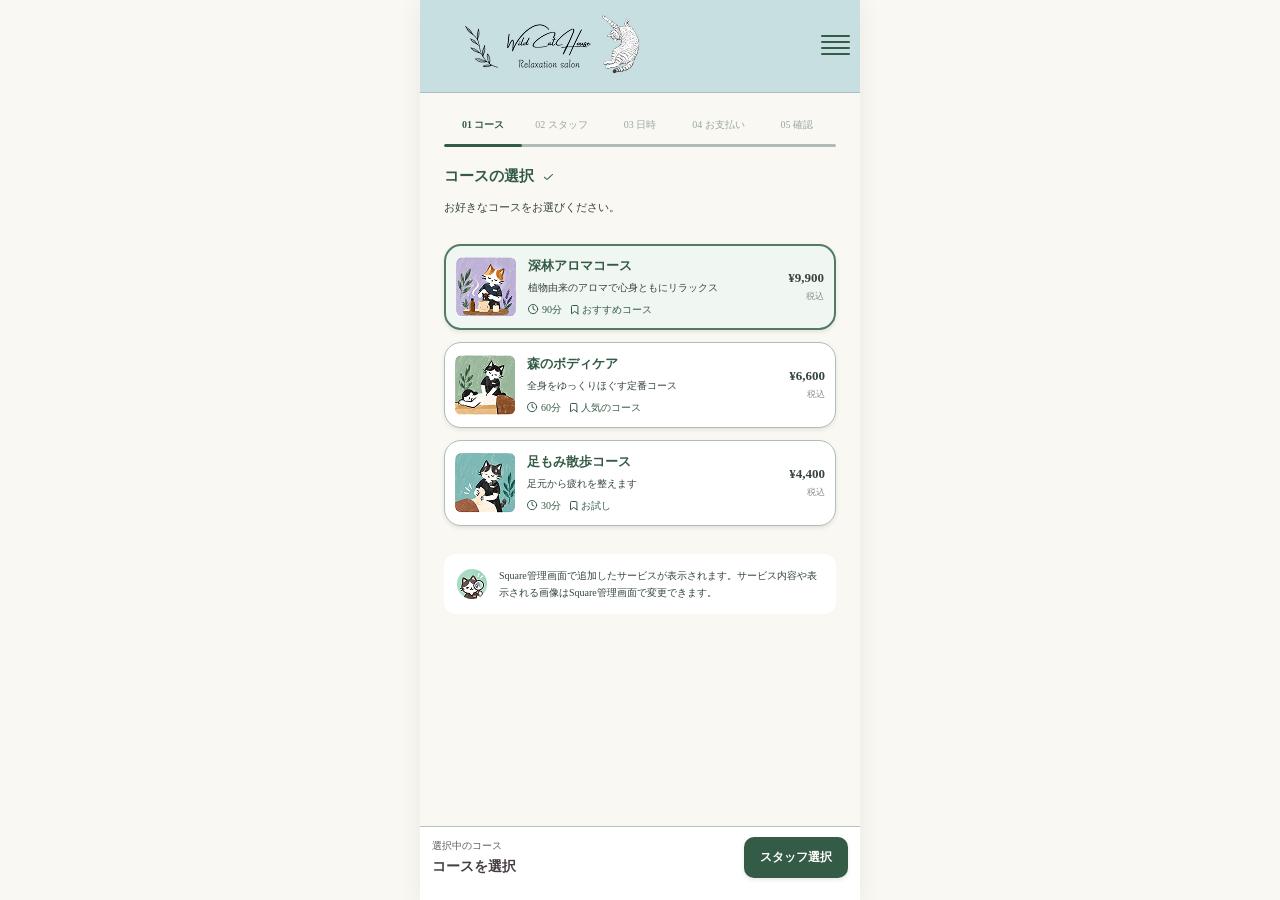
<file: index.html>
<!DOCTYPE html>
<html lang="ja">
<head>
<meta charset="UTF-8">
<meta name="viewport" content="width=device-width, initial-scale=1">
<title>Wild Cat House</title>
<link rel="stylesheet" href="css/base.css">
<link rel="stylesheet" href="css/layout.css">
<link rel="stylesheet" href="css/components.css">
<link rel="stylesheet" href="css/progress.css">
<link rel="stylesheet" href="css/service.css">
<link rel="stylesheet" href="css/calendar.css">
<link rel="stylesheet" href="css/payment.css">
<link rel="stylesheet" href="css/modal.css">
<link rel="stylesheet" href="css/toast.css">
</head>

<body>
<div class="app">

  <header class="header">
    <div class="brand">
      <img src="img/title.png" alt="Wild Cat House">
      <!--
      <span class="brand-mark">❧</span>
      <div>
        <div class="brand-name">Wild Cat House</div>
        <div class="brand-sub">Relaxation salon</div>
      </div>
      <span class="brand-mark">♧</span>
      -->
    </div>

    <button
      class="menu-button"
      id="menu-button"
      aria-label="メニュー"
      type="button"
    >
      <img src="img/menu.svg" alt="☰">
    </button>

  </header>

  <nav class="progress" id="progress">

    <!-- ステップ表示 -->
    <div class="progress-steps">

      <div class="progress-step active">
        01 コース
      </div>

      <div class="progress-step">
        02 スタッフ
      </div>

      <div class="progress-step">
        03 日時
      </div>

      <div class="progress-step">
        04 お支払い
      </div>

      <div class="progress-step">
        05 確認
      </div>

    </div>

    <!-- 進捗ライン -->
    <div class="progress-track">
      <div class="progress-fill" id="progress-fill"></div>
    </div>

  </nav>

  <!-- 01 コース選択 -->
  <section class="screen active" id="screen-course">
    <main class="content">
      <h2>コースの選択 <span class="check"><img src="img/check.png" alt="✔️"></span></h2>
      <p class="description">お好きなコースをお選びください。</p>

      <div class="course-list">
        <button class="course-card selected" data-course="深林アロマコース"
          data-price="9900" data-duration="90分">
          <div class="course-image"><img src="img/course_aloma.png" alt="深林アロマコース"></div>
          <div class="course-info">
            <div class="course-name">深林アロマコース</div>
            <div class="course-detail">植物由来のアロマで心身ともにリラックス</div>
            <div class="course-meta">
              <span class="meta-item"><img src="img/clock.svg" alt="時計" class="meta-icon">90分</span>
              <span class="meta-item"><img src="img/ribbon.svg" alt="リボン" class="meta-icon">おすすめコース</span>
            </div>
          </div>
          <div class="course-price">¥9,900<div class="tax">税込</div></div>
        </button>

        <button class="course-card" data-course="森のボディケア"
          data-price="6600" data-duration="60分">
          <div class="course-image"><img src="img/course_body.png" alt="森のボディケア"></div>
          <div class="course-info">
            <div class="course-name">森のボディケア</div>
            <div class="course-detail">全身をゆっくりほぐす定番コース</div>
            <div class="course-meta">
              <span class="meta-item"><img src="img/clock.svg" alt="時計" class="meta-icon">60分</span>
              <span class="meta-item"><img src="img/ribbon.svg" alt="リボン" class="meta-icon">人気のコース</span>
            </div>
          </div>
          <div class="course-price">¥6,600<div class="tax">税込</div></div>
        </button>

        <button class="course-card" data-course="足もみ散歩コース"
          data-price="4400" data-duration="30分">
          <div class="course-image"><img src="img/course_foot.png" alt="足もみ散歩コース"></div>
          <div class="course-info">
            <div class="course-name">足もみ散歩コース</div>
            <div class="course-detail">足元から疲れを整えます</div>
            <div class="course-meta">
              <span class="meta-item"><img src="img/clock.svg" alt="時計" class="meta-icon">30分</span>
              <span class="meta-item"><img src="img/ribbon.svg" alt="リボン" class="meta-icon">お試し</span>
            </div>
          </div>
          <div class="course-price">¥4,400<div class="tax">税込</div></div>
        </button>
      </div>

      <div class="note">
        <span class="note-icon"><img src="img/topics.png" alt="トピックス"></span>
        <span>Square管理画面で追加したサービスが表示されます。サービス内容や表示される画像はSquare管理画面で変更できます。</span>
      </div>
    </main>
  </section>

  <!-- 02 スタッフ選択 -->
  <section class="screen" id="screen-staff">
    <main class="content">
      <h2>スタッフの選択 <span class="check"><img src="img/check.png" alt="✔️"></span></h2>
      <p class="description">担当するスタッフをお選びください。</p>

      <div class="staff-list">
        <button class="staff-card selected" data-staff="ハチワレ">
          <span class="staff-avatar"><img src="img/staff_hachi.png" alt="ハチワレ"></span>
          <span>
            <div class="staff-caption">整体セラピスト　勤続3年以上</div>
            <div class="staff-name">ハチワレ</div>
          </span>
        </button>

        <button class="staff-card" data-staff="サバトラ">
          <span class="staff-avatar"><img src="img/staff_saba.png" alt="サバトラ"></span>
          <span>
            <div class="staff-caption">整体セラピスト　勤続１年未満</div>
            <div class="staff-name">サバトラ</div>
          </span>
        </button>

        <button class="staff-card" data-staff="指名なし">
          <span style="width:54px"></span>
          <span class="staff-name">指名しない</span>
        </button>
      </div>

      <div class="note">
        <span class="note-icon"><img src="img/topics.png" alt="トピックス"></span>
        <span>選択したサービスに対応できるスタッフが表示されます。対応スタッフはSquare管理画面の「サービス」から割り当てることができます。</span>
      </div>
    </main>
  </section>

  <!-- 03 日時選択 -->
  <section class="screen" id="screen-date">
    <main class="content">
      <h2>日時の選択 <span class="check"><img src="img/check.png" alt="✔️"></span></h2>
      <p class="description">カレンダーの空き状況を確認して、ご希望の日時をお選びください。</p>

      <div class="calendar">
        <div class="calendar-head">
          <strong id="month-label">2026年10月</strong>
          <div class="month-buttons">
            <button id="prev-month">‹</button>
            <button id="next-month">›</button>
          </div>
        </div>
        <div class="calendar-grid" id="calendar-grid"></div>
        <div class="calendar-legend">
          <span>○ 空きあり</span>
          <span>△ 残りわずか</span>
          <span>× 空きなし</span>
          <span>ー 定休日</span>
        </div>
      </div>

      <div class="slot-area">

        <div class="slot-heading">
          <div class="slot-title" id="slot-date">
            日付を選択してください
          </div>
          <div class="reservation-note">
            予約枠を確保します
          </div>
        </div>

        <!-- 初期状態の案内 -->
        <div class="slot-guide" id="slot-guide">
          カレンダーの日付を選ぶと、予約できる時間が表示されます。
        </div>

        <!-- 空き時間 -->
        <div class="slots" id="slots" hidden></div>

      </div>
      
    </main>
  </section>

  <!-- 04 お支払い -->
  <section class="screen" id="screen-payment">
    <main class="content">
      <h2>お支払い方法の選択 <span class="check"><img src="img/check.png" alt="✔️"></span></h2>
      <p class="description">ご希望のお支払い方法をお選びください。</p>

      <div class="payment-list">
        <button class="payment-card selected" data-payment="店舗">
          <span class="payment-icon"><img src="img/payment_shop.png" alt="店舗"></span>
          <span class="payment-info">
            <div class="payment-name">お店でお支払い</div>
            <div class="payment-detail">ご来店時にお支払いいただけます。</div>
          </span>
          <span class="radio"></span>
        </button>

        <button class="payment-card" data-payment="オンライン決済">
          <span class="payment-icon"><img src="img/payment_online.png" alt="オンライン"></span>
          <span class="payment-info">
            <div class="payment-name">オンラインでお支払い</div>
            <div class="payment-detail">クレジットカードで事前決済。</div>
          </span>
          <span class="radio"></span>
        </button>
      </div>

      <!-- カード決済フォーム -->
      <div class="card-payment-panel" id="card-payment-panel" hidden>

        <h3 class="card-payment-title">
          カード決済
          <span class="lock-icon"><img src="img/lock.svg" alt="🔒"></span>
        </h3>

        <div class="card-form">
          <!-- Square Web Payments SDKの入力フォーム -->
          <div id="card-container"></div>

          <div class="card-message">
            <span class="info-icon">ⓘ</span>
            <span id="card-message">カード番号を入力してください。</span>
          </div>
        </div>

        <p class="card-note">
          ここには実際のカード番号を入力しないでください。
        </p>

      </div>

    </main>
  </section>

  <!-- 05 確認 -->
  <section class="screen" id="screen-confirm">
    <main class="content">
      <h2>ご予約内容の確認 <span class="check"><img src="img/check.png" alt="✔️"></span></h2>
      <p class="description">内容にお間違いないかご確認ください。</p>

      <div class="confirm-card">
        <div class="confirm-row">
          <span class="confirm-label">コース</span>
          <span class="confirm-value" id="confirm-course">深林アロマコース</span>
        </div>
        <div class="confirm-row">
          <span class="confirm-label">所要時間</span>
          <span class="confirm-value" id="confirm-duration">90分</span>
        </div>
        <div class="confirm-row">
          <span class="confirm-label">ご予約日時</span>
          <span class="confirm-value" id="confirm-date">2026年10月25日（日）<br>11:00〜</span>
        </div>
        <div class="confirm-row">
          <span class="confirm-label">担当スタッフ</span>
          <span class="confirm-value" id="confirm-staff">ハチワレ</span>
        </div>
        <div class="confirm-row">
          <span class="confirm-label">お支払い方法</span>
          <span class="confirm-value" id="confirm-payment">店舗</span>
        </div>
        <div class="confirm-row">
          <span class="confirm-label">金額</span>
          <span class="confirm-value confirm-price" id="confirm-price">¥9,900</span>
        </div>
      </div>
    </main>
  </section>

  <!-- 06 完了 -->
  <section class="screen" id="screen-complete">
    <main class="complete">
      <h2>予約が完了しました。</h2>
      <div class="complete-check"><img src="img/check_ok.png" alt="✔️"></div>
      <div class="door"><img src="img/door.png" alt="ドア"></div>
      <p class="complete-message">ご来店をスタッフ一同お待ちしております。</p>
      <button class="restart" id="restart">最初に戻る</button>
    </main>
  </section>

  <!-- 下部固定バー -->
  <footer class="footer" id="footer">
    <div class="footer-inner">
      <div class="footer-summary">
        <div class="footer-caption" id="footer-caption">選択中のコース</div>
        <div class="footer-value" id="footer-value">コースを選択</div>
      </div>
      <button class="footer-button" id="back-button" hidden>戻る</button>
      <button class="footer-button primary" id="next-button">スタッフ選択</button>
    </div>
    <div class="home-indicator"></div>
  </footer>

</div>

<!-- メニューモーダル -->
<div class="modal-overlay" id="menu-modal">

  <div class="modal">

    <div class="modal-header">
      <img src="img/user.png" alt="ユーザー画像">
      <strong>ユーザー名</strong>
      <button class="modal-close" data-close>×</button>
    </div>

    <div class="modal-content">

      <h3 class="heading-with-leaf">
        <img src="img/heading-leaf-left.svg" alt="装飾" class="leaf-icon">
        メニュー
        <img src="img/heading-leaf-right.svg" alt="装飾" class="leaf-icon">
      </h3>

      <div class="menu-links">
        <button id="profile-button">
          プロフィールの確認・変更
        </button>

        <button id="bookings-button">
          予約の確認・変更
        </button>
      </div>

      <button class="modal-button secondary" data-close>
        閉じる
      </button>

    </div>

  </div>
</div>

<!-- プロフィールモーダル -->
<div class="modal-overlay" id="profile-modal">

  <div class="modal">

    <div class="modal-header">
      <img src="img/user.png" alt="ユーザー画像">
      <strong>ユーザー名</strong>
      <button class="modal-close" data-close>×</button>
    </div>

    <div class="modal-content">

      <h3 class="heading-with-leaf">
        <img src="img/heading-leaf-left.svg" alt="装飾" class="leaf-icon">
        プロフィール
        <img src="img/heading-leaf-right.svg" alt="装飾" class="leaf-icon">
      </h3>

      <div class="profile-form">

        <div class="profile-row">
          <label for="profile-family">姓</label>
          <input id="profile-family" type="text">
          <label for="profile-given">名</label>
          <input id="profile-given" type="text">
        </div>

        <div class="profile-row">
          <label for="profile-phone">Tel</label>
          <input id="profile-phone" type="tel">
        </div>

        <div class="profile-row">
          <label for="profile-email">Mail</label>
          <input id="profile-email" type="email">
        </div>

      </div>

      <div class="modal-actions">
        <button class="modal-button primary" id="profile-save">
          保存
        </button>

        <button class="modal-button secondary" data-close>
          閉じる
        </button>
      </div>

      <div class="note profile-note">
        <span class="note-icon"><img src="img/topics.png" alt="トピックス"></span>
        <span>LINE IDを使用してユーザーを識別している為、
        プロフィールをご登録されなくてもご予約・お支払いが可能です。</span>
      </div>

    </div>

  </div>
</div>

<!-- 予約一覧モーダル -->
<div class="modal-overlay" id="bookings-modal">

  <div class="modal">

    <div class="modal-header">
      <img src="img/user.png" alt="ユーザー画像">
      <strong>ユーザー名</strong>
      <button class="modal-close" data-close>×</button>
    </div>

    <div class="modal-content">

      <h3 class="heading-with-leaf">
        <img src="img/heading-leaf-left.svg" alt="装飾" class="leaf-icon">
        予約の確認・変更
        <img src="img/heading-leaf-right.svg" alt="装飾" class="leaf-icon">
      </h3>

      <div class="booking-list">

        <button class="booking-card" data-booking="0">
          <div class="booking-date">○/○（日）10:00</div>
          <div class="booking-info">
            <strong>深林アロマコース</strong>
            <span>90分 / ¥9,900</span>
          </div>
        </button>

        <button class="booking-card" data-booking="1">
          <div class="booking-date">○/○（日）17:00</div>
          <div class="booking-info">
            <strong>森のボディケア</strong>
            <span>60分 / ¥6,600</span>
          </div>
        </button>

      </div>

      <button class="modal-button secondary" data-close>
        閉じる
      </button>

    </div>

  </div>
</div>

<!-- 予約詳細モーダル -->
<div class="modal-overlay" id="booking-detail-modal">

  <div class="modal">

    <div class="modal-header">
      <img src="img/user.png" alt="ユーザー画像">
      <strong>ユーザー名</strong>
      <button class="modal-close" data-close>×</button>
    </div>

    <div class="modal-content">

      <h3 class="heading-with-leaf">
        <img src="img/heading-leaf-left.svg" alt="装飾" class="leaf-icon">
        予約の詳細
        <img src="img/heading-leaf-right.svg" alt="装飾" class="leaf-icon">
      </h3>

      <div class="booking-detail">

        <div class="detail-row">
          <span>コース</span>
          <strong id="detail-course">深林アロマコース</strong>
        </div>

        <div class="detail-row">
          <span>所要時間</span>
          <strong id="detail-duration">90分</strong>
        </div>

        <div class="detail-row">
          <span>予約日時</span>
          <strong id="detail-date">2026年10月31日（土）10:00〜</strong>
        </div>

        <div class="detail-row">
          <span>担当スタッフ</span>
          <strong id="detail-staff">ハチワレ</strong>
        </div>

        <div class="detail-row">
          <span>支払い方法</span>
          <strong id="detail-payment">オンライン決済</strong>
        </div>

        <div class="detail-row">
          <span>金額</span>
          <strong id="detail-price">¥9,900</strong>
        </div>

        <div class="detail-actions">
          <button id="booking-change">
            予約の変更
          </button>

          <button id="booking-cancel">
            予約のキャンセル
          </button>
        </div>

      </div>

      <button class="modal-button secondary" data-close>
        閉じる
      </button>

    </div>

  </div>
</div>

<!-- トースト通知 -->
<div class="toast" id="toast" role="status" aria-live="polite"></div>

<script type="module" src="./js/app.js"></script>

</body>
</html>
</file>
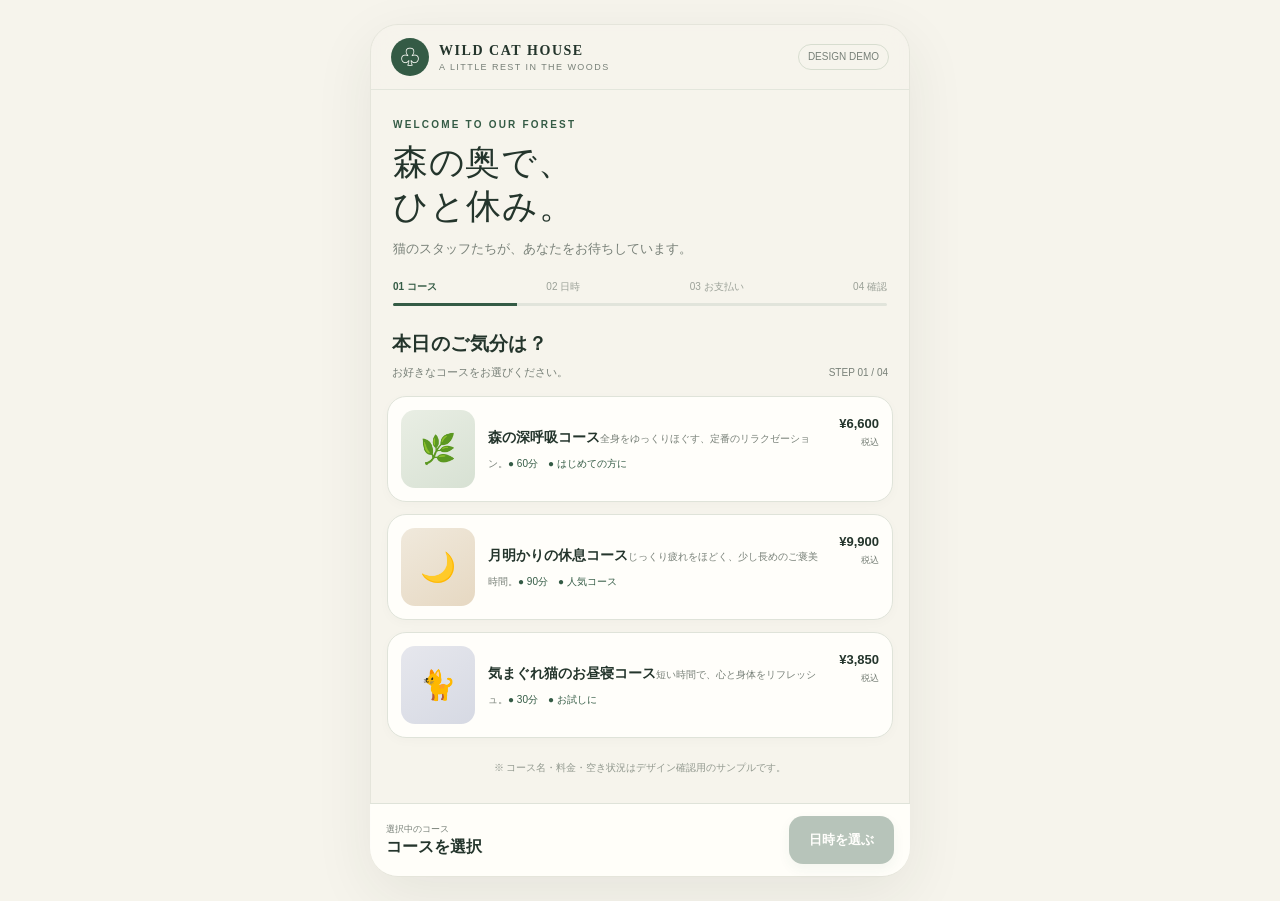
<file: wild_cat_house_design_demo.html>
<!doctype html>
<html lang="ja">
<head>
<meta charset="utf-8">
<meta name="viewport" content="width=device-width, initial-scale=1, viewport-fit=cover">
<meta name="theme-color" content="#f6f4ec">
<title>WILD CAT HOUSE | 予約デザインプロトタイプ</title>
<style>
  :root {
    --paper: #f6f4ec;
    --card: #fffefa;
    --ink: #24352c;
    --muted: #788078;
    --green: #345b45;
    --green-dark: #254333;
    --sage: #e2e9df;
    --line: #dfe3d9;
    --gold: #c49a57;
    --danger: #a65a4e;
    --shadow: 0 12px 32px rgba(36, 53, 44, .08);
    --radius: 22px;
  }
  * { box-sizing: border-box; }
  html { background: var(--paper); scroll-behavior: smooth; }
  body {
    margin: 0; color: var(--ink); background: var(--paper);
    font-family: -apple-system, BlinkMacSystemFont, "Hiragino Kaku Gothic ProN",
      "Yu Gothic", Meiryo, sans-serif;
    line-height: 1.6; -webkit-font-smoothing: antialiased;
  }
  button { font: inherit; cursor: pointer; }
  button:focus-visible { outline: 3px solid #c49a57; outline-offset: 3px; }
  .app { max-width: 540px; min-height: 100dvh; margin: 0 auto; padding-bottom: 100px; }
  .topbar {
    position: sticky; top: 0; z-index: 5; display: flex; align-items: center;
    justify-content: space-between; padding: 13px 20px;
    background: rgba(246,244,236,.92); backdrop-filter: blur(14px);
    border-bottom: 1px solid rgba(223,227,217,.8);
  }
  .brand { display: flex; gap: 10px; align-items: center; }
  .brand-mark {
    display: grid; place-items: center; width: 38px; height: 38px; border-radius: 50%;
    background: var(--green); color: #fffefa; font-size: 20px;
  }
  .brand-name { font-family: Georgia, "Times New Roman", serif; font-size: 14px; letter-spacing: .11em; font-weight: 700; }
  .brand-caption { display: block; font-size: 9px; color: var(--muted); letter-spacing: .16em; margin-top: -3px; }
  .demo-badge { border: 1px solid #d7ddcf; border-radius: 99px; padding: 4px 9px; color: var(--muted); font-size: 10px; }
  .hero { padding: 27px 22px 20px; }
  .eyebrow { color: var(--green); font-size: 10px; font-weight: 700; letter-spacing: .22em; text-transform: uppercase; }
  h1, h2, h3, p { margin-top: 0; }
  h1 { margin: 8px 0 10px; font-family: Georgia, "Yu Mincho", serif; font-weight: 500; font-size: clamp(27px, 7vw, 35px); line-height: 1.25; letter-spacing: .02em; }
  .hero p { color: var(--muted); font-size: 13px; margin-bottom: 0; }
  .progress-wrap { padding: 0 22px 23px; }
  .progress-labels { display: flex; justify-content: space-between; font-size: 10px; color: #9ba198; margin-bottom: 8px; }
  .progress-labels .active { color: var(--green); font-weight: 700; }
  .progress-track { height: 3px; background: #e1e4db; border-radius: 9px; overflow: hidden; }
  .progress-fill { width: 25%; height: 100%; background: var(--green); transition: width .45s cubic-bezier(.2,.8,.2,1); }
  main { padding: 0 16px; }
  .screen { display: none; animation: enter .38s cubic-bezier(.2,.8,.2,1) both; }
  .screen.active { display: block; }
  @keyframes enter { from { opacity: 0; transform: translateY(10px); } to { opacity: 1; transform: translateY(0); } }
  .section-heading { display: flex; justify-content: space-between; align-items: end; gap: 10px; margin: 0 5px 15px; }
  .section-heading h2 { font-size: 19px; margin: 0; font-weight: 650; letter-spacing: .02em; }
  .section-heading p { font-size: 11px; color: var(--muted); margin: 4px 0 0; }
  .tiny-note { font-size: 10px; color: var(--muted); white-space: nowrap; }
  .service-list { display: grid; gap: 12px; }
  .service-card {
    position: relative; display: grid; grid-template-columns: 74px minmax(0,1fr) auto;
    align-items: center; gap: 13px; width: 100%; text-align: left; padding: 13px;
    background: var(--card); border: 1px solid var(--line); border-radius: 19px;
    color: inherit; box-shadow: 0 3px 12px rgba(36,53,44,.025);
    transition: border-color .22s, transform .22s, box-shadow .22s, background .22s;
  }
  .service-card:hover { transform: translateY(-2px); box-shadow: var(--shadow); }
  .service-card.selected { border: 1.5px solid var(--green); background: #f9fbf6; box-shadow: 0 0 0 3px rgba(52,91,69,.08); }
  .service-art { display: grid; place-items: center; height: 78px; border-radius: 14px; font-size: 29px; background: linear-gradient(145deg,#e9eee4,#d7e1d3); }
  .service-card:nth-child(2) .service-art { background: linear-gradient(145deg,#f0e9dc,#e6d8c2); }
  .service-card:nth-child(3) .service-art { background: linear-gradient(145deg,#e6e7ed,#d6d9e3); }
  .service-name { font-size: 14px; font-weight: 700; margin-bottom: 3px; }
  .service-desc { font-size: 10px; color: var(--muted); line-height: 1.55; }
  .service-meta { margin-top: 7px; font-size: 10px; color: var(--green); }
  .service-price { align-self: start; white-space: nowrap; font-weight: 700; font-size: 13px; margin-top: 4px; }
  .service-price small { display: block; text-align: right; font-size: 9px; color: var(--muted); font-weight: 400; }
  .checkmark { position: absolute; right: 10px; bottom: 10px; display: none; color: var(--green); font-size: 13px; }
  .selected .checkmark { display: block; }
  .panel { background: var(--card); border: 1px solid var(--line); border-radius: var(--radius); padding: 17px; }
  .summary-row { display: flex; justify-content: space-between; gap: 12px; padding: 7px 0; font-size: 12px; }
  .summary-row + .summary-row { border-top: 1px solid #eef0e9; }
  .summary-row span:first-child { color: var(--muted); }
  .summary-row strong { text-align: right; font-weight: 650; }
  .calendar-head { display: flex; align-items: center; justify-content: space-between; margin-bottom: 15px; }
  .calendar-head strong { font-size: 16px; }
  .month-nav { display: flex; gap: 7px; }
  .icon-btn { display: grid; place-items: center; width: 34px; height: 34px; border: 1px solid var(--line); border-radius: 50%; color: var(--green); background: white; font-size: 17px; }
  .calendar-grid { display: grid; grid-template-columns: repeat(7,minmax(0,1fr)); gap: 4px; }
  .weekday { text-align: center; font-size: 10px; color: var(--muted); padding: 5px 0 8px; }
  .day {
    position: relative; display: flex; flex-direction: column; align-items: center; justify-content: center;
    min-height: 47px; border: 1px solid transparent; border-radius: 12px; background: transparent;
    color: var(--ink); font-size: 12px; padding: 3px 0; transition: .2s;
  }
  .day .availability { font-size: 9px; line-height: 1.1; margin-top: 2px; color: var(--green); }
  .day:not(:disabled):hover { background: #e9eee4; }
  .day.selected { background: var(--green); color: white; }
  .day.selected .availability { color: #e5eddf; }
  .day:disabled { color: #c5c9c0; cursor: default; }
  .day.closed { background: #ecece6; color: #b8bdb3; }
  .day.closed .availability { color: #b8bdb3; }
  .calendar-legend { display: flex; flex-wrap: wrap; gap: 12px; margin-top: 12px; color: var(--muted); font-size: 10px; }
  .legend-dot { display: inline-block; margin-right: 4px; font-weight: 700; }
  .slots-wrap { margin-top: 19px; }
  .slots-title { display: flex; justify-content: space-between; align-items: center; font-size: 13px; font-weight: 700; margin: 0 2px 10px; }
  .slots { display: grid; grid-template-columns: repeat(3,minmax(0,1fr)); gap: 8px; }
  .slot { padding: 10px 4px; background: var(--card); border: 1px solid var(--line); border-radius: 12px; font-size: 12px; color: var(--ink); transition: .2s; }
  .slot.selected { background: var(--sage); border-color: var(--green); color: var(--green-dark); font-weight: 700; box-shadow: inset 0 0 0 1px var(--green); }
  .slot:disabled { opacity: .35; cursor: not-allowed; text-decoration: line-through; }
  .staff-options, .payment-options { display: grid; gap: 9px; }
  .choice {
    display: flex; align-items: center; gap: 12px; text-align: left; width: 100%;
    padding: 13px; border-radius: 15px; border: 1px solid var(--line); background: var(--card); color: var(--ink);
    transition: .2s;
  }
  .choice.selected { border-color: var(--green); background: #f5f8f1; box-shadow: inset 0 0 0 1px var(--green); }
  .choice-icon { display: grid; place-items: center; width: 42px; height: 42px; border-radius: 50%; background: var(--sage); font-size: 20px; flex-shrink: 0; }
  .choice-copy { flex: 1; }
  .choice-copy strong { display: block; font-size: 13px; }
  .choice-copy small { display: block; color: var(--muted); font-size: 10px; margin-top: 2px; }
  .radio-dot { width: 18px; height: 18px; border: 1px solid #b8c2b4; border-radius: 50%; flex-shrink: 0; }
  .choice.selected .radio-dot { border: 5px solid var(--green); }
  .info-box { margin-top: 14px; padding: 12px 13px; border-radius: 13px; background: #f0f1e9; color: #626d61; font-size: 10px; }
  .field-label { display: block; font-size: 11px; color: var(--muted); margin: 14px 0 6px; }
  .field { width: 100%; padding: 12px 13px; border: 1px solid var(--line); border-radius: 12px; background: white; color: var(--ink); font: inherit; font-size: 13px; }
  .fake-card { border: 1px dashed #b9c6b5; border-radius: 14px; padding: 17px; text-align: center; color: var(--muted); font-size: 11px; background: #f8f9f4; }
  .fake-card strong { display: block; color: var(--green); font-size: 12px; margin-bottom: 4px; }
  .review-title { font-size: 13px; font-weight: 700; margin: 18px 0 8px; }
  .bottom-bar {
    position: fixed; z-index: 10; bottom: 0; left: 50%; transform: translateX(-50%);
    width: min(100%,540px); padding: 12px 16px calc(12px + env(safe-area-inset-bottom));
    background: rgba(255,254,250,.94); backdrop-filter: blur(16px); border-top: 1px solid var(--line);
  }
  .bottom-inner { display: flex; align-items: center; gap: 12px; }
  .bottom-summary { min-width: 0; flex: 1; }
  .bottom-summary small { display: block; font-size: 9px; color: var(--muted); }
  .bottom-summary strong { display: block; font-size: 16px; line-height: 1.35; }
  .primary, .secondary {
    min-height: 48px; border-radius: 14px; border: 0; padding: 0 20px; font-size: 13px; font-weight: 700;
    transition: transform .18s, background .18s, opacity .18s;
  }
  .primary { background: var(--green); color: white; box-shadow: 0 5px 13px rgba(52,91,69,.16); }
  .primary:hover { background: var(--green-dark); transform: translateY(-1px); }
  .primary:disabled { opacity: .35; cursor: not-allowed; transform: none; }
  .secondary { background: #eef0e8; color: var(--green); }
  .bottom-actions { display: flex; gap: 8px; }
  .bottom-actions .secondary { padding: 0 15px; }
  .success { text-align: center; padding: 30px 10px 22px; }
  .success-mark { display: grid; place-items: center; width: 76px; height: 76px; margin: 0 auto 19px; border-radius: 50%; background: var(--sage); color: var(--green); font-size: 31px; animation: pop .5s cubic-bezier(.2,1.4,.5,1) both; }
  @keyframes pop { from { transform: scale(.5); opacity: .3; } to { transform: scale(1); opacity: 1; } }
  .success h2 { font-family: Georgia, "Yu Mincho", serif; font-size: 25px; font-weight: 500; margin-bottom: 8px; }
  .success p { font-size: 12px; color: var(--muted); }
  .footnote { margin: 22px 5px 0; font-size: 10px; color: #92998f; text-align: center; }
  .toast { position: fixed; left: 50%; bottom: 93px; transform: translate(-50%,12px); z-index: 20; opacity: 0; pointer-events: none; background: #253c2e; color: white; border-radius: 99px; padding: 10px 16px; font-size: 11px; transition: .25s; white-space: nowrap; }
  .toast.show { opacity: 1; transform: translate(-50%,0); }
  @media (min-width: 600px) {
    body { padding: 24px 0; }
    .app { min-height: calc(100dvh - 48px); border: 1px solid #e5e5db; border-radius: 28px; overflow: clip; box-shadow: 0 18px 60px rgba(36,53,44,.08); }
    .topbar { border-radius: 28px 28px 0 0; }
    .bottom-bar { bottom: 24px; border-radius: 0 0 28px 28px; }
  }
  @media (prefers-reduced-motion: reduce) {
    *, *::before, *::after { animation-duration: .01ms !important; transition-duration: .01ms !important; scroll-behavior: auto !important; }
  }
</style>
</head>
<body>
<div class="app">
  <header class="topbar">
    <div class="brand">
      <div class="brand-mark" aria-hidden="true">♧</div>
      <div><div class="brand-name">WILD CAT HOUSE</div><span class="brand-caption">A LITTLE REST IN THE WOODS</span></div>
    </div>
    <span class="demo-badge">DESIGN DEMO</span>
  </header>

  <section class="hero">
    <div class="eyebrow">Welcome to our forest</div>
    <h1 id="heroTitle">森の奥で、<br>ひと休み。</h1>
    <p id="heroDescription">猫のスタッフたちが、あなたをお待ちしています。</p>
  </section>

  <div class="progress-wrap" id="progressWrap">
    <div class="progress-labels">
      <span class="active" data-step-label="1">01 コース</span>
      <span data-step-label="2">02 日時</span>
      <span data-step-label="3">03 お支払い</span>
      <span data-step-label="4">04 確認</span>
    </div>
    <div class="progress-track"><div class="progress-fill" id="progressFill"></div></div>
  </div>

  <main>
    <section class="screen active" id="screen-service">
      <div class="section-heading">
        <div><h2>本日のご気分は？</h2><p>お好きなコースをお選びください。</p></div>
        <span class="tiny-note">STEP 01 / 04</span>
      </div>
      <div class="service-list" id="serviceList">
        <button class="service-card" data-service="forest" aria-pressed="false">
          <span class="service-art" aria-hidden="true">🌿</span>
          <span><span class="service-name">森の深呼吸コース</span><span class="service-desc">全身をゆっくりほぐす、定番のリラクゼーション。</span><span class="service-meta">● 60分　● はじめての方に</span></span>
          <span class="service-price">¥6,600<small>税込</small></span><span class="checkmark">✓</span>
        </button>
        <button class="service-card" data-service="moon" aria-pressed="false">
          <span class="service-art" aria-hidden="true">🌙</span>
          <span><span class="service-name">月明かりの休息コース</span><span class="service-desc">じっくり疲れをほどく、少し長めのご褒美時間。</span><span class="service-meta">● 90分　● 人気コース</span></span>
          <span class="service-price">¥9,900<small>税込</small></span><span class="checkmark">✓</span>
        </button>
        <button class="service-card" data-service="cat" aria-pressed="false">
          <span class="service-art" aria-hidden="true">🐈</span>
          <span><span class="service-name">気まぐれ猫のお昼寝コース</span><span class="service-desc">短い時間で、心と身体をリフレッシュ。</span><span class="service-meta">● 30分　● お試しに</span></span>
          <span class="service-price">¥3,850<small>税込</small></span><span class="checkmark">✓</span>
        </button>
      </div>
      <p class="footnote">※ コース名・料金・空き状況はデザイン確認用のサンプルです。</p>
    </section>

    <section class="screen" id="screen-datetime">
      <div class="section-heading">
        <div><h2>森へ訪れる日を選ぶ</h2><p>空き状況を見ながら日時をお選びください。</p></div>
        <span class="tiny-note">STEP 02 / 04</span>
      </div>
      <div class="panel">
        <div class="calendar-head">
          <strong id="monthTitle">2026年10月</strong>
          <div class="month-nav">
            <button class="icon-btn" id="prevMonth" aria-label="前の月">‹</button>
            <button class="icon-btn" id="nextMonth" aria-label="次の月">›</button>
          </div>
        </div>
        <div class="calendar-grid" id="calendarGrid" aria-label="予約日カレンダー"></div>
        <div class="calendar-legend">
          <span><b class="legend-dot" style="color:#345b45">○</b>空きあり</span>
          <span><b class="legend-dot" style="color:#b68a3d">△</b>残りわずか</span>
          <span><b class="legend-dot" style="color:#a65a4e">×</b>満席</span>
          <span><b class="legend-dot" style="color:#b8bdb3">—</b>定休日</span>
        </div>
      </div>
      <div class="slots-wrap">
        <div class="slots-title"><span id="slotsTitle">日付を選択してください</span><span class="tiny-note">所要時間を確保します</span></div>
        <div class="slots" id="slotsGrid"><div class="info-box" style="grid-column:1/-1;margin:0">カレンダーの日付を選ぶと、予約できる時間が表示されます。</div></div>
      </div>
      <div class="info-box">表示される空き状況はサンプルです。実際の予約ではスタッフの勤務予定と既存予約をもとに空き枠を計算します。</div>
    </section>

    <section class="screen" id="screen-payment">
      <div class="section-heading">
        <div><h2>お支払い方法</h2><p>ご希望のお支払い方法をお選びください。</p></div>
        <span class="tiny-note">STEP 03 / 04</span>
      </div>
      <div class="payment-options">
        <button class="choice selected" data-payment="store" aria-pressed="true">
          <span class="choice-icon">🏡</span><span class="choice-copy"><strong>お店でお支払い</strong><small>ご来店時にお支払いいただけます。</small></span><span class="radio-dot"></span>
        </button>
        <button class="choice" data-payment="card" aria-pressed="false">
          <span class="choice-icon">💳</span><span class="choice-copy"><strong>オンラインでお支払い</strong><small>クレジットカードで事前決済。</small></span><span class="radio-dot"></span>
        </button>
      </div>
      <div class="panel" id="cardPanel" hidden style="margin-top:13px">
        <div class="section-heading" style="margin:0 0 12px"><div><h2 style="font-size:15px">カード決済</h2><p>実装時はSquareの安全な決済フォームを使用します。</p></div><span>🔒</span></div>
        <div class="fake-card"><strong>カード入力フォーム（デモ）</strong>ここには実際のカード番号を入力しないでください。<br>本番実装ではSquare Web Payments SDKを組み込みます。</div>
      </div>
      <div class="info-box">このプロトタイプは画面遷移・見た目の確認用です。予約作成や決済処理は実行しません。</div>
    </section>

    <section class="screen" id="screen-review">
      <div class="section-heading">
        <div><h2>ご予約内容の確認</h2><p>内容にお間違いがないかご確認ください。</p></div>
        <span class="tiny-note">STEP 04 / 04</span>
      </div>
      <div class="panel" id="reviewPanel"></div>
      <div class="info-box">「この内容で予約する」を押すと、デモ画面上で予約完了に進みます。実際の予約は作成されません。</div>
    </section>

    <section class="screen" id="screen-success">
      <div class="success">
        <div class="success-mark">✓</div>
        <div class="eyebrow">A moment just for you</div>
        <h2>ご予約のイメージが<br>できあがりました。</h2>
        <p>ここに予約完了画面が表示されます。<br>実際の予約・決済は行われていません。</p>
        <div class="panel" id="successSummary" style="text-align:left;margin-top:22px"></div>
        <button class="secondary" id="startOver" style="margin-top:20px;width:100%">最初から試す</button>
      </div>
    </section>
  </main>
</div>

<div class="bottom-bar" id="bottomBar">
  <div class="bottom-inner">
    <div class="bottom-summary"><small id="bottomLabel">選択中のコース</small><strong id="bottomValue">コースを選択</strong></div>
    <div class="bottom-actions" id="bottomActions"><button class="primary" id="continueBtn" disabled>コースを選ぶ</button></div>
  </div>
</div>
<div class="toast" id="toast" role="status" aria-live="polite"></div>

<script>
(() => {
  const services = {
    forest: { name: "森の深呼吸コース", duration: 60, price: 6600, icon: "🌿" },
    moon: { name: "月明かりの休息コース", duration: 90, price: 9900, icon: "🌙" },
    cat: { name: "気まぐれ猫のお昼寝コース", duration: 30, price: 3850, icon: "🐈" }
  };
  const stepScreens = ["service", "datetime", "payment", "review"];
  const headings = {
    service: ["森の奥で、<br>ひと休み。", "猫のスタッフたちが、あなたをお待ちしています。"],
    datetime: ["ご都合のよい日に、<br>お越しください。", "カレンダーから、ご希望の日時をお選びください。"],
    payment: ["お帰りまで、<br>心地よく。", "お支払い方法をお選びください。"],
    review: ["ご予約の前に、<br>もう一度ご確認を。", "選んだ内容を確認して、次へお進みください。"],
    success: ["森の時間を、<br>お楽しみに。", "ご予約内容のデザインプレビューです。"]
  };
  const state = { screen: "service", service: null, date: null, time: null, payment: "store", month: new Date(2026, 9, 1) };
  const $ = id => document.getElementById(id);
  const yen = amount => "¥" + amount.toLocaleString("ja-JP");
  const dateLabel = date => date ? `${date.getFullYear()}年${date.getMonth()+1}月${date.getDate()}日（${"日月火水木金土"[date.getDay()]}）` : "未選択";
  const sameDay = (a,b) => a && b && a.getFullYear()===b.getFullYear() && a.getMonth()===b.getMonth() && a.getDate()===b.getDate();
  function setScreen(screen) {
    state.screen = screen;
    document.querySelectorAll(".screen").forEach(el => el.classList.toggle("active", el.id === "screen-" + screen));
    const isSuccess = screen === "success";
    $("progressWrap").hidden = isSuccess;
    $("bottomBar").hidden = isSuccess;
    $("heroTitle").innerHTML = headings[screen][0];
    $("heroDescription").textContent = headings[screen][1];
    const step = stepScreens.indexOf(screen) + 1;
    $("progressFill").style.width = (step * 25) + "%";
    document.querySelectorAll("[data-step-label]").forEach(el => {
      const n = Number(el.dataset.stepLabel);
      el.classList.toggle("active", n === step);
      el.style.opacity = n < step ? ".65" : "";
    });
    renderBottom();
    window.scrollTo({ top: 0, behavior: "smooth" });
  }
  function showToast(message) {
    $("toast").textContent = message;
    $("toast").classList.add("show");
    clearTimeout(showToast.timer);
    showToast.timer = setTimeout(() => $("toast").classList.remove("show"), 2100);
  }
  function renderBottom() {
    const btn = $("continueBtn");
    const actions = $("bottomActions");
    actions.innerHTML = "";
    if (state.screen === "service") {
      $("bottomLabel").textContent = "選択中のコース";
      $("bottomValue").textContent = state.service ? yen(services[state.service].price) : "コースを選択";
      btn.textContent = "日時を選ぶ";
      btn.disabled = !state.service;
      actions.appendChild(btn);
    } else if (state.screen === "datetime") {
      $("bottomLabel").textContent = state.service ? services[state.service].name : "選択中のコース";
      $("bottomValue").textContent = state.time && state.date ? `${state.date.getMonth()+1}/${state.date.getDate()} ${state.time}` : "日時を選択";
      const back = document.createElement("button"); back.className = "secondary"; back.textContent = "戻る"; back.onclick = () => setScreen("service");
      btn.textContent = "支払いへ"; btn.disabled = !(state.date && state.time);
      actions.append(back, btn);
    } else if (state.screen === "payment") {
      $("bottomLabel").textContent = "お支払い金額";
      $("bottomValue").textContent = yen(services[state.service].price);
      const back = document.createElement("button"); back.className = "secondary"; back.textContent = "戻る"; back.onclick = () => setScreen("datetime");
      btn.textContent = "内容を確認"; btn.disabled = false;
      actions.append(back, btn);
    } else if (state.screen === "review") {
      $("bottomLabel").textContent = "お支払い金額";
      $("bottomValue").textContent = yen(services[state.service].price);
      const back = document.createElement("button"); back.className = "secondary"; back.textContent = "戻る"; back.onclick = () => setScreen("payment");
      btn.textContent = "この内容で予約する"; btn.disabled = false;
      actions.append(back, btn);
    }
  }
  document.querySelectorAll(".service-card").forEach(card => {
    card.addEventListener("click", () => {
      state.service = card.dataset.service;
      document.querySelectorAll(".service-card").forEach(el => {
        const selected = el === card;
        el.classList.toggle("selected", selected);
        el.setAttribute("aria-pressed", String(selected));
      });
      state.date = null; state.time = null;
      renderBottom();
      showToast("コースを選択しました");
    });
  });
  $("continueBtn").addEventListener("click", () => {
    if (state.screen === "service") { setScreen("datetime"); renderCalendar(); }
    else if (state.screen === "datetime") { setScreen("payment"); }
    else if (state.screen === "payment") { renderReview(); setScreen("review"); }
    else if (state.screen === "review") {
      renderReview();
      $("successSummary").innerHTML = $("reviewPanel").innerHTML;
      setScreen("success");
    }
  });
  function availability(date) {
    const day = date.getDay();
    if (day === 2) return "closed";
    if (date.getDate() % 11 === 0 || date < new Date(2026,9,19)) return "full";
    return date.getDate() % 4 === 0 ? "few" : "open";
  }
  function renderCalendar() {
    const grid = $("calendarGrid");
    grid.innerHTML = "";
    const month = state.month;
    $("monthTitle").textContent = `${month.getFullYear()}年${month.getMonth()+1}月`;
    ["日","月","火","水","木","金","土"].forEach(day => {
      const label = document.createElement("div"); label.className = "weekday"; label.textContent = day; grid.append(label);
    });
    const firstDay = new Date(month.getFullYear(), month.getMonth(), 1).getDay();
    const daysInMonth = new Date(month.getFullYear(), month.getMonth()+1, 0).getDate();
    for (let i=0;i<firstDay;i++) { const blank = document.createElement("div"); grid.append(blank); }
    for (let day=1;day<=daysInMonth;day++) {
      const date = new Date(month.getFullYear(),month.getMonth(),day);
      const status = availability(date);
      const button = document.createElement("button");
      button.className = "day" + (status === "closed" ? " closed" : "") + (sameDay(state.date,date) ? " selected" : "");
      button.innerHTML = `<span>${day}</span><span class="availability">${status==="closed"?"—":status==="full"?"×":status==="few"?"△":"○"}</span>`;
      button.disabled = status==="closed" || status==="full" || date < new Date(2026,9,19);
      button.setAttribute("aria-label", `${dateLabel(date)} ${status==="closed"?"定休日":status==="full"?"満席":status==="few"?"残りわずか":"空きあり"}`);
      button.addEventListener("click", () => {
        state.date = date; state.time = null;
        renderCalendar(); renderSlots(); renderBottom();
      });
      grid.append(button);
    }
    $("prevMonth").disabled = month.getFullYear()===2026 && month.getMonth()===9;
  }
  function renderSlots() {
    const grid = $("slotsGrid");
    grid.innerHTML = "";
    if (!state.date) {
      grid.innerHTML = '<div class="info-box" style="grid-column:1/-1;margin:0">カレンダーの日付を選ぶと、予約できる時間が表示されます。</div>';
      $("slotsTitle").textContent = "日付を選択してください";
      return;
    }
    $("slotsTitle").textContent = `${state.date.getMonth()+1}月${state.date.getDate()}日の空き時間`;
    const times = ["10:00","11:00","12:00","13:00","14:00","15:00","16:00","17:00"];
    const blocked = state.date.getDate() % 3 === 0 ? ["12:00","15:00","16:00"] : ["13:00"];
    times.forEach(time => {
      const button = document.createElement("button");
      button.className = "slot" + (state.time===time?" selected":"");
      button.textContent = time;
      button.disabled = blocked.includes(time);
      button.setAttribute("aria-pressed", String(state.time===time));
      button.addEventListener("click", () => { state.time=time; renderSlots(); renderBottom(); });
      grid.append(button);
    });
  }
  $("prevMonth").addEventListener("click", () => { state.month = new Date(state.month.getFullYear(),state.month.getMonth()-1,1); renderCalendar(); });
  $("nextMonth").addEventListener("click", () => { state.month = new Date(state.month.getFullYear(),state.month.getMonth()+1,1); renderCalendar(); });
  document.querySelectorAll("[data-payment]").forEach(button => {
    button.addEventListener("click", () => {
      state.payment = button.dataset.payment;
      document.querySelectorAll("[data-payment]").forEach(el => {
        const selected = el === button;
        el.classList.toggle("selected", selected); el.setAttribute("aria-pressed",String(selected));
      });
      $("cardPanel").hidden = state.payment !== "card";
      renderBottom();
    });
  });
  function renderReview() {
    const service = services[state.service];
    const paymentText = state.payment === "card" ? "オンライン決済（デモ）" : "お店でお支払い";
    $("reviewPanel").innerHTML = `
      <div class="summary-row"><span>コース</span><strong>${service.icon} ${service.name}</strong></div>
      <div class="summary-row"><span>所要時間</span><strong>${service.duration}分</strong></div>
      <div class="summary-row"><span>ご予約日時</span><strong>${dateLabel(state.date)}<br>${state.time}〜</strong></div>
      <div class="summary-row"><span>お支払い方法</span><strong>${paymentText}</strong></div>
      <div class="summary-row" style="padding-top:15px;margin-top:6px"><span>合計（税込）</span><strong style="font-size:19px;color:var(--green)">${yen(service.price)}</strong></div>`;
  }
  $("startOver").addEventListener("click", () => {
    state.service=null; state.date=null; state.time=null; state.payment="store"; state.month=new Date(2026,9,1);
    document.querySelectorAll(".service-card").forEach(el => { el.classList.remove("selected"); el.setAttribute("aria-pressed","false"); });
    document.querySelectorAll("[data-payment]").forEach(el => { const selected=el.dataset.payment==="store"; el.classList.toggle("selected",selected); el.setAttribute("aria-pressed",String(selected)); });
    $("cardPanel").hidden=true;
    setScreen("service"); renderCalendar(); renderSlots();
  });
  renderCalendar(); renderSlots(); renderBottom();
})();
</script>
</body>
</html>
</file>
<file: css/base.css>
@charset "utf-8";

:root {
  --app-width: 440px;
  --green: #345b45;
  --green-light: #527b65;
  --blue: #c7dfe1;
  --blue-dark: #b6d3d6;
  --paper: #faf8f2;
  --white: #fff;
  --line: #aebcba;
  --text: #35443e;
  --text-gray: #5b5b5b;
  --muted: #89938e;
  --shadow: 0 2px 4px #00000018;
}

* { box-sizing: border-box; }

body {
  margin: 0;
  background: var(--paper);
  color: var(--text);
  font-family: "Yu Mincho", "Hiragino Mincho ProN",
    "Noto Serif JP", serif;
  font-size: 14px;
}

.app {
  width: 100%;
  max-width: var(--app-width);
  min-height: 100vh;
  margin: 0 auto;
  background: var(--paper);
  position: relative;
  padding-top: 93px;
  padding-bottom: 100px;
}

@media (prefers-reduced-motion: reduce) {
  .modal,
  .toast {
    transition: none;
  }
}
</file>
<file: css/layout.css>
@charset "utf-8";

/* =========================
   ヘッダー
========================= */

.header {
  position: fixed;
  top: 0;
  left: 50%;
  transform: translateX(-50%);
  width: 100%;
  max-width: var(--app-width);
  z-index: 100;
  height: 93px;
  background: var(--blue);
  border-bottom: 1px solid #aabfc0;
  display: flex;
  align-items: center;
  justify-content: space-between;
  padding: 0 10px;
}

.brand {
  display: flex;
  align-items: center;
  /* gap: 12px; */
}

.brand img {
  width: 238px;
  height: auto;
  display: block;
}

.menu-button {
  border: 0;
  background: none;
  color: var(--green);
  font-size: 27px;
  padding: 0;
}

/* =========================
   フッター
========================= */

.footer {
  position: fixed;
  bottom: 0;
  left: 50%;
  transform: translateX(-50%);
  width: 100%;
  max-width: var(--app-width);
  background: white;
  border-top: 1px solid #b8c0b9;
  padding: 10px 12px 22px;
  z-index: 10;
}

.footer-inner {
  display: flex;
  align-items: center;
  gap: 8px;
}

.footer-summary {
  flex: 1;
  min-width: 0;
}

.footer-caption {
  font-size: 10px;
  color: var(--text-gray);
  margin-bottom: 5px;
}

.footer-value {
  color: #463d45;
  font-size: 14px;
  font-weight: bold;
  white-space: nowrap;
  overflow: hidden;
  text-overflow: ellipsis;
}

.footer-button {
  border: 0;
  border-radius: 10px;
  padding: 12px 16px;
  min-width: 76px;
  background: #f0f0ef;
  color: var(--green);
  font-size: 12px;
  font-weight: bold;
}

.footer-button.primary {
  background: var(--green);
  color: white;
  box-shadow: var(--shadow);
}

/* ボタン無効時 */

.footer-button:disabled {
  background: #e5e8e6;
  color: #aab3ae;
  box-shadow: none;
  cursor: not-allowed;
}

/* =========================
   スタッフ
========================= */

.staff-list {
  display: flex;
  flex-direction: column;
  align-items: center;
  gap: 12px;
  margin-top: 30px;
}

.staff-card {
  width: 206px;
  min-height: 82px;
  border: 1px solid var(--line);
  border-radius: 10px;
  background: white;
  display: flex;
  align-items: center;
  gap: 12px;
  padding: 10px;
  text-align: left;
  box-shadow: var(--shadow);
}

.staff-avatar {
  width: 54px;
  height: 54px;
  border-radius: 50%;
  /* background: #dedfdd; */
  display: grid;
  place-items: center;
  font-size: 32px;
  flex-shrink: 0;
  filter: grayscale(1);
}

.staff-caption {
  font-size: 9px;
  line-height: 1.5;
}

.staff-name {
  color: var(--green);
  font-weight: bold;
  font-size: 13px;
  margin-top: 5px;
}

/* =========================
   確認
========================= */

.confirm-card {
  background: white;
  border-radius: 10px;
  padding: 18px 16px;
  margin: 30px auto;
  max-width: 260px;
}

.confirm-row {
  display: flex;
  justify-content: space-between;
  gap: 12px;
  border-bottom: 1px solid #eeeeea;
  padding: 12px 0;
  font-size: 10px;
}

.confirm-row:last-child { border-bottom: 0; }

.confirm-label { color: #7c8982; }
.confirm-value {
  text-align: right;
  color: #3c4e45;
  line-height: 1.6;
}

.confirm-price {
  color: var(--green);
  font-size: 15px;
  font-weight: bold;
}

/* =========================
   完了
========================= */

.complete {
  text-align: center;
  padding: 52px 20px 30px;
}

.complete h2 {
  color: var(--green);
  font-size: 16px;
  justify-content: center;
}

.complete-check {
  width: 32px;
  height: 32px;
  border-radius: 50%;
  background: #8e9f9b;
  color: white;
  display: grid;
  place-items: center;
  margin: 16px auto 40px;
  font-size: 19px;
}

.door {
  font-size: 100px;
  line-height: 1.3;
  margin-bottom: 10px;
}

.complete-message {
  color: var(--text);
  font-size: 13px;
  margin: 0 0 40px;
}

.restart {
  background: #f0f0ee;
  color: var(--green);
  border: 0;
  border-radius: 10px;
  width: 160px;
  padding: 12px;
  font-size: 12px;
  font-weight: bold;
}

.screen { display: none; }
.screen.active { display: block; }

@media (min-width: 440px) {
  .app { box-shadow: 0 4px 24px #00000012; }
}
</file>
<file: css/components.css>
@charset "utf-8";

/* =========================
   共通UI
========================= */

.content {
  padding: 20px 24px 30px;
}

button { font: inherit; cursor: pointer; }

h2 {
  color: var(--green);
  font-size: 15px;
  margin: 0 0 12px;
  font-weight: bold;
  display: flex;
  align-items: center;
}

.description {
  font-size: 11px;
  line-height: 1.8;
  margin: 0 0 26px;
}

.check {
  display: inline-flex; 
  margin-left: 10px;
}

/* 説明ボックス */

.note {
  display: flex;
  align-items: center;
  gap: 12px;
  background: white;
  border-radius: 12px;
  padding: 13px;
  margin-top: 28px;
  font-size: 10px;
  line-height: 1.7;
  text-align: left;
}

.note-icon {
  display: flex;
  align-items: center;
  justify-content: center;
  flex-shrink: 0;
}
</file>
<file: css/progress.css>
@charset "utf-8";

/* =========================
   プログレスバー
========================= */

.progress {
  display: flex;
  flex-direction: column;
  margin: 25px 24px 0;
  padding-bottom: 0;
}

.progress-steps {
  display: flex;
  align-items: center;
  justify-content: space-between;
}

.progress-step {
  flex: 1;
  text-align: center;
  color: #9aa6a0;
  font-size: 10px;
  padding-bottom: 12px;
  white-space: nowrap;

  transition: color 0.3s ease;
}

.progress-step.active {
  color: var(--green);
  font-weight: bold;
}

/* 進捗ライン */

.progress-track {
  width: 100%;
  height: 3px;
  background: #aebdb7;
  border-radius: 10px;
  overflow: hidden;
}

.progress-fill {
  width: 20%;
  height: 100%;
  background: var(--green);
  border-radius: 10px;

  transition: width 0.65s cubic-bezier(0.22, 1, 0.36, 1);
}
</file>
<file: css/service.css>
@charset "utf-8";

/* =========================
   コース選択
========================= */

.course-list {
  display: flex;
  flex-direction: column;
  gap: 12px;
}

.course-card {
  display: flex;
  align-items: center;
  gap: 12px;
  min-height: 86px;
  padding: 10px;
  background: white;
  border: 1px solid var(--line);
  border-radius: 17px;
  box-shadow: var(--shadow);
  text-align: left;
  color: var(--text);
  width: 100%;
}

.course-card.selected,
.staff-card.selected {
  border: 2px solid var(--green-light);
  background: #f0f6f1;
}

.course-image {
  width: 60px;
  height: 60px;
}

.course-info { flex: 1; min-width: 0; }

.course-name {
  color: var(--green);
  font-size: 13px;
  font-weight: bold;
  margin-bottom: 5px;
}

.course-detail {
  font-size: 10px;
  line-height: 1.5;
}

.course-meta {
  color: var(--green);
  font-size: 10px;
  margin-top: 8px;
}

.meta-item {
  display: inline-flex;
  align-items: center;
  white-space: nowrap;
  margin-right: 6px;
  gap: 3px;
}

.meta-icon {
  vertical-align: middle;
}

.course-price {
  text-align: right;
  font-size: 13px;
  font-weight: bold;
  white-space: nowrap;
}

.tax {
  font-size: 9px;
  color: var(--muted);
  font-weight: normal;
  margin-top: 4px;
}
</file>
<file: css/calendar.css>
@charset "utf-8";

/* =========================
   カレンダー
========================= */

.calendar {
  background: var(--blue);
  border-radius: 10px;
  padding: 14px 12px 12px;
  margin: 24px -2px 0;
}

.calendar-head {
  display: flex;
  align-items: center;
  justify-content: space-between;
  color: var(--green);
  margin-bottom: 12px;
}

.calendar-head strong {
  font-size: 13px;
  font-weight: normal;
}

.month-buttons {
  display: flex;
  gap: 7px;
}

.month-buttons button {
  border: 0;
  border-radius: 50%;
  width: 38px;
  height: 38px;
  background: white;
  color: #8ba3a2;
  font-size: 20px;
}

.calendar-grid {
  display: grid;
  grid-template-columns: repeat(7, 1fr);
  gap: 3px;
  text-align: center;
}

.weekday {
  font-size: 10px;
  color: var(--text);
  padding: 4px 0 8px;
}

.day {
  min-height: 39px;
  border: 0;
  background: transparent;
  border-radius: 5px;
  color: #42534e;
  font-size: 11px;
  position: relative;
}

.day small {
  display: block;
  font-size: 10px;
  color: #63877b;
  margin-top: 2px;
}

/* =========================
   カレンダーの日付選択
========================= */

.day.selected {
  background: var(--green);
  color: white;
}

.day.selected small {
  color: white;
}

.day.disabled { color: #aab6b3; }
.day.today { outline: 1px solid var(--green); }

.calendar-legend {
  display: flex;
  justify-content: space-between;
  font-size: 10px;
  color: var(--text);
  margin-top: 24px;
  padding: 0 24px;
}

/* =========================
   時間選択エリア
========================= */

.slot-area {
  margin-top: 24px;
}

.slot-heading {
  display: flex;
  justify-content: space-between;
  align-items: center;
  margin-bottom: 14px;
  gap: 8px;
}

.slot-title {
  font-size: 11px;
  font-weight: bold;
}

.reservation-note {
  font-size: 10px;
  color: var(--text-gray);
}

/* =========================
   初期状態の案内
========================= */

.slot-guide {
  background: var(--blue);
  color: var(--text-gray);
  border-radius: 10px;
  padding: 14px 10px;
  text-align: center;
  font-size: 10px;
}

/* =========================
   時間枠
========================= */

.slots {
  display: grid;
  grid-template-columns: repeat(3, minmax(0, 1fr));
  gap: 8px;
}

.slot {
  width: 100%;
  min-height: 42px;
  border: 1px solid var(--line);
  background: white;
  color: var(--text);
  border-radius: 10px;
  padding: 8px;
  font-size: 11px;
}

.slot.selected {
  background: var(--green);
  border-color: var(--green);
  color: white;
}

/* =========================
   予約不可の時間
========================= */

.slot:disabled {
  background: #eeeeec;
  border-color: #c4ccca;
  color: #9ba6a3;
  text-decoration: line-through;
  cursor: not-allowed;
}
</file>
<file: css/payment.css>
@charset "utf-8";

/* =========================
   支払い
========================= */

.payment-list {
  display: flex;
  flex-direction: column;
  gap: 14px;
  margin-top: 30px;
}

.payment-card {
  display: flex;
  align-items: center;
  gap: 12px;
  width: 100%;
  min-height: 62px;
  border: 1px solid var(--line);
  border-radius: 14px;
  padding: 10px;
  background: white;
  text-align: left;
}

.payment-card.selected {
  background: var(--blue);
  border: 1.5px solid var(--green);
}

.payment-icon {
  width: 40px;
  height: 40px;
  border-radius: 50%;
  display: grid;
  place-items: center;
  font-size: 23px;
  background: #f5e5a8;
}

.payment-card:nth-child(2) .payment-icon {
  background: #b5d9e8;
}

.payment-info { flex: 1; }

.payment-name {
  font-weight: bold;
  font-size: 12px;
  margin-bottom: 5px;
}

.payment-detail {
  font-size: 10px;
  color: var(--text-gray);
}

.radio {
  width: 16px;
  height: 16px;
  border: 1.5px solid #9eaaa5;
  border-radius: 50%;
  flex-shrink: 0;
}

.payment-card.selected .radio {
  border: 4px solid var(--green);
}

/* =========================
   カード決済フォーム
========================= */

.card-payment-panel {
  margin-top: 24px;
}

.card-payment-panel[hidden] {
  display: none;
}

.card-payment-title {
  display: flex;
  align-items: center;
  gap: 12px;
  font-size: 14px;
  color: #463d45;
  margin: 0 0 20px;
}

.lock-icon {
  font-size: 20px; /* 後で修正 */
}

.card-form {
  background: white;
  border: 1px solid var(--line);
  border-radius: 14px;
  padding: 16px;
}

#card-container {
  min-height: 48px;
}

.card-message {
  display: flex;
  align-items: center;
  gap: 12px;
  margin-top: 20px;
  color: #66746e;
  font-size: 11px;
}

.info-icon {
  font-size: 20px;
  color: #899b9b;
  flex-shrink: 0;
}

.card-note {
  color: #66746e;
  font-size: 11px;
  margin: 20px 0 0;
}
</file>
<file: css/modal.css>
@charset "utf-8";

/* =========================
   モーダル共通
========================= */

.modal-overlay {
  position: fixed;
  inset: 0;
  z-index: 200;

  display: none;
  align-items: flex-start;
  justify-content: center;

  padding: 52px 12px 20px;
  background: rgba(172, 172, 176, 0.568);

  overflow-y: auto;
}

.modal-overlay.open {
  display: flex;
}

.modal {
  width: 100%;
  max-width: 360px;

  background: var(--paper);
  border-radius: 24px;
  overflow: hidden;

  opacity: 0;
  transform: translateY(20px) scale(.98);

  transition:
    opacity .25s ease,
    transform .25s ease;
}

.modal-overlay.open .modal {
  opacity: 1;
  transform: translateY(0) scale(1);
}

.modal-header {
  height: 56px;
  display: flex;
  align-items: center;
  gap: 12px;

  padding: 0 16px;
  background: white;
  border-bottom: 1px solid var(--line);
}

.modal-header img {
  width: 34px;
  height: 34px;
  border-radius: 50%;
  object-fit: cover;
}

.modal-header strong {
  flex: 1;
  font-size: 12px;
}

.modal-close {
  border: 0;
  background: none;
  color: var(--green);
  font-size: 28px;
  line-height: 1;
}

.modal-content {
  padding: 32px 24px 38px;
  text-align: center;
}

.modal-content h3 {
  font-size: 13px;
  margin: 0 0 32px;
  color: #463d45;
}

.heading-with-leaf {
  display: flex;
  align-items: center;
  justify-content: center;
  gap: 16px;
}

.leaf-icon {
  width: 31px;
  height: auto;
}

/* =========================
   メニュー
========================= */

.menu-links {
  display: flex;
  flex-direction: column;
  align-items: center;
  gap: 30px;
  margin: 0 0 52px;
}

.menu-links button {
  border: 0;
  border-bottom: 1px solid var(--line);
  background: none;
  color: #463d45;
  padding: 10px 0;
  font-size: 12px;
  font-weight: bold;
}

/* =========================
   共通ボタン
========================= */

.modal-button {
  border: 0;
  border-radius: 12px;
  padding: 11px 20px;
  min-width: 72px;
  font-size: 12px;
  font-weight: bold;
}

.modal-button.primary {
  background: var(--green);
  color: white;
  box-shadow: var(--shadow);
}

.modal-button.secondary {
  background: #dedfdd;
  color: var(--green);
}

.modal-button:disabled,
.detail-actions button:disabled {
  opacity: 0.5;
  cursor: not-allowed;
}

.modal-actions {
  display: flex;
  justify-content: center;
  gap: 12px;
  margin-top: 38px;
}

/* =========================
   プロフィール
========================= */

.profile-form {
  display: flex;
  flex-direction: column;
  gap: 12px;
  text-align: left;
}

.profile-row {
  display: flex;
  align-items: center;
  gap: 8px;
}

.profile-row label {
  font-size: 11px;
  min-width: 30px;
}

.profile-row input {
  width: 100%;
  min-width: 0;
  height: 27px;
  border: 1px solid var(--line);
  background: white;
  padding: 4px;
}

.profile-note {
  margin-top: 38px;
}

/* =========================
   予約一覧
========================= */

.booking-list {
  display: flex;
  flex-direction: column;
  gap: 14px;
  margin-bottom: 42px;
}

.booking-card {
  width: 100%;
  border: 1px solid var(--line);
  border-radius: 12px;
  background: var(--blue);
  padding: 12px;
  text-align: left;
  box-shadow: var(--shadow);
}

.booking-date {
  color: var(--green);
  font-size: 10px;
  margin-bottom: 12px;
}

.booking-info {
  display: flex;
  justify-content: space-between;
  align-items: center;
  gap: 8px;
  font-size: 10px;
}

.booking-info strong {
  color: #463d45;
}

.booking-info span {
  color: var(--green);
  white-space: nowrap;
}

/* =========================
   予約詳細
========================= */

.booking-detail {
  background: var(--blue);
  border-radius: 12px;
  padding: 12px;
  text-align: left;
  margin-bottom: 38px;
}

.detail-row {
  display: flex;
  justify-content: space-between;
  align-items: center;
  gap: 8px;
  padding: 12px 0;
  border-bottom: 1px solid #ffffffa0;
  font-size: 10px;
}

.detail-row span {
  color: #718078;
  flex-shrink: 0;
}

.detail-row strong {
  text-align: right;
  font-weight: normal;
}

.detail-row:last-of-type {
  border-bottom: 0;
}

.detail-row:last-of-type strong {
  color: var(--green);
  font-size: 14px;
  font-weight: bold;
}

.detail-actions {
  display: flex;
  flex-direction: column;
  gap: 10px;
  margin-top: 20px;
}

.detail-actions button {
  width: 100%;
  background: white;
  border: 0;
  border-radius: 12px;
  padding: 12px;
  color: var(--green);
  font-size: 11px;
  font-weight: bold;
  box-shadow: var(--shadow);
}
</file>
<file: css/toast.css>
@charset "utf-8";

/* =========================
   トースト通知
========================= */

.toast {
  position: fixed;
  top: 50%;
  left: 50%;
  z-index: 300;

  transform: translate(-50%, calc(-50% + 15px));
  opacity: 0;
  visibility: hidden;

  width: max-content;
  max-width: calc(100% - 32px);

  background: #514650;
  color: white;
  border-radius: 12px;
  padding: 16px 24px;

  font-size: 14px;
  text-align: center;

  transition:
    opacity .3s ease,
    transform .3s ease,
    visibility .3s;
}

.toast.show {
  opacity: 1;
  visibility: visible;
  transform: translate(-50%, -50%);
}
</file>
